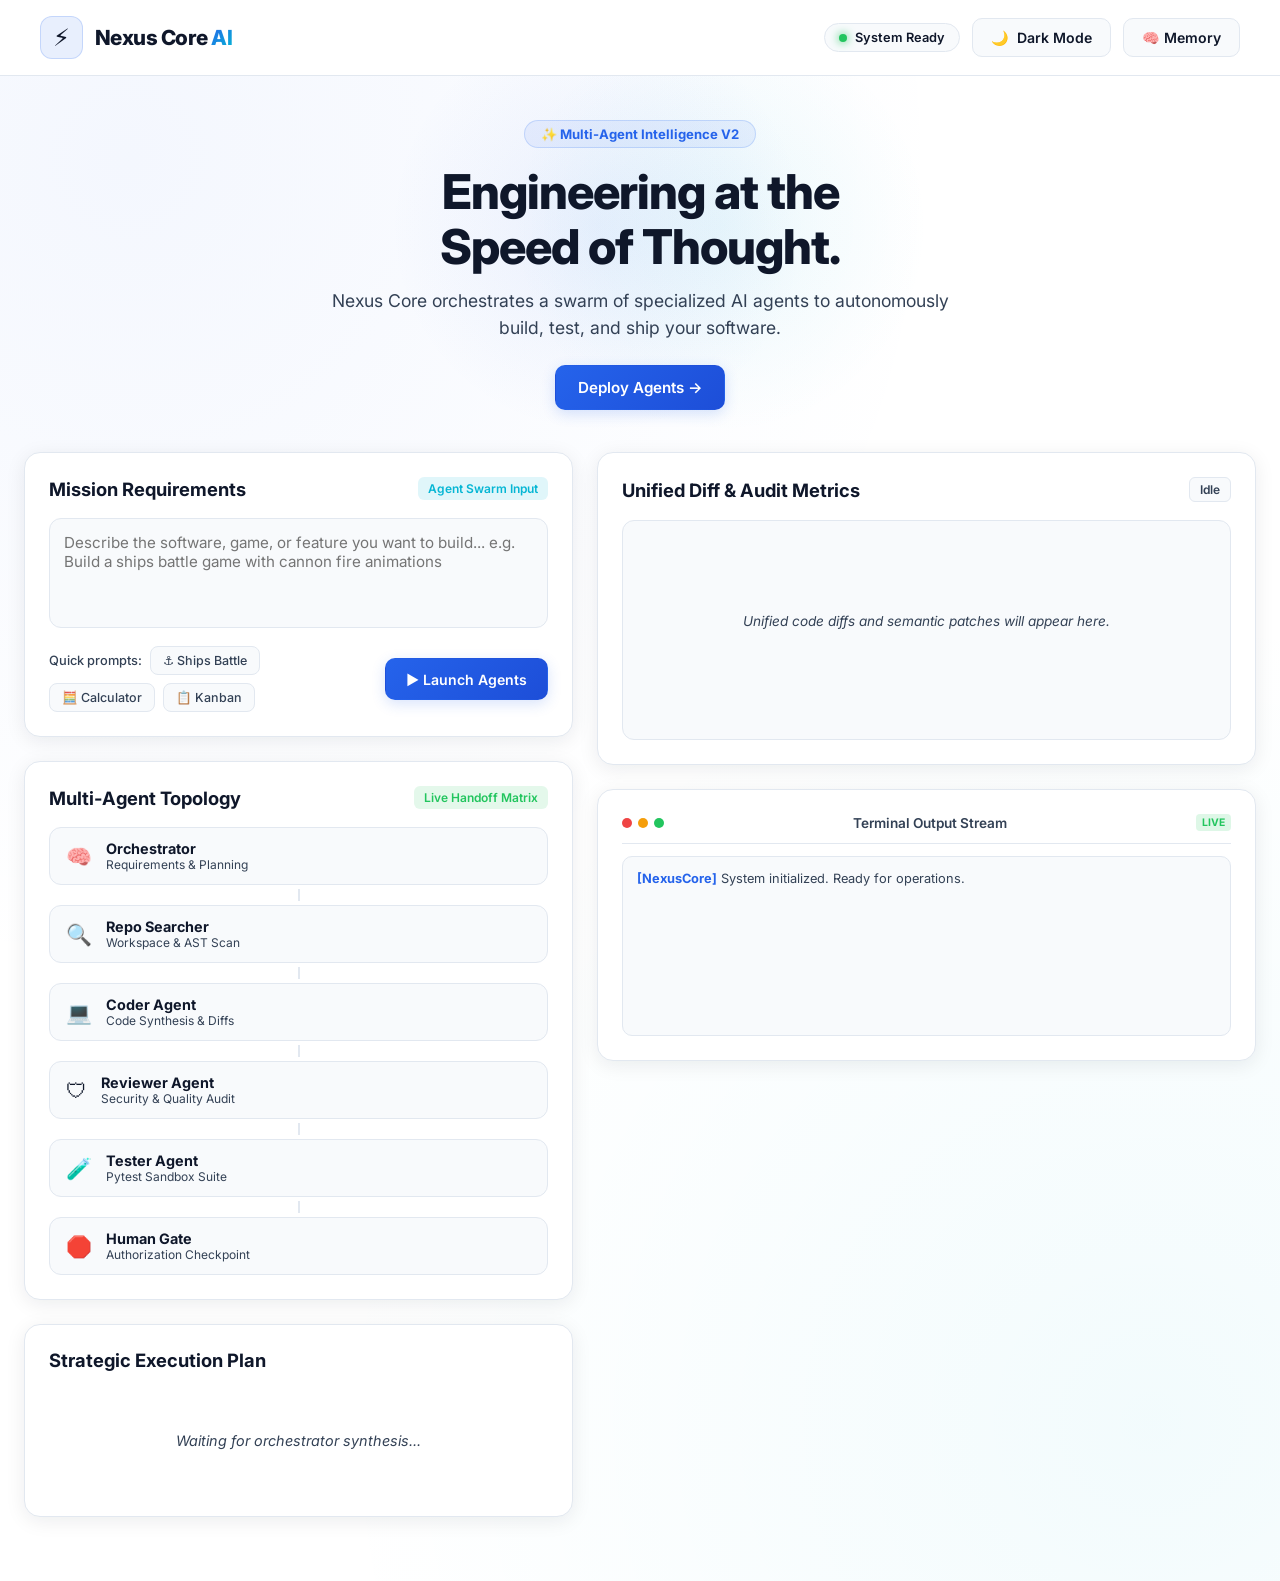
<file: public/index.html>
﻿<!DOCTYPE html>
<html lang="en">
<head>
    <meta charset="UTF-8">
    <meta name="viewport" content="width=device-width, initial-scale=1.0">
    <title>Nexus Core AI - Executive Engineering Platform</title>
    <meta name="description" content="Nexus Core AI orchestrates a swarm of specialized AI agents to autonomously build, test, and ship your software.">
    <link href="https://fonts.googleapis.com/css2?family=Inter:wght@300;400;500;600;700;800&family=JetBrains+Mono:wght@400;600&display=swap" rel="stylesheet">
    <link rel="stylesheet" href="/static/style.css">
</head>
<body>

    <!-- Header Navigation -->
    <header class="app-header">
        <div class="brand">
            <div class="brand-logo">&#x26A1;</div>
            <div class="brand-text">
                <h1>Nexus Core <span class="text-gradient">AI</span></h1>
            </div>
        </div>
        <div class="header-actions">
            <span class="status-pill status-ready" id="system-status-pill">
                <span class="status-dot"></span> System Ready
            </span>
            <button class="btn btn-glass" id="btn-theme-toggle" title="Toggle Theme">
                <span id="theme-toggle-icon">&#x1F319;</span>
                <span id="theme-toggle-label">Dark Mode</span>
            </button>
            <button class="btn btn-glass" id="btn-view-memory">&#x1F9E0; Memory</button>
        </div>
    </header>

    <div class="app-container">
        <!-- Hero Section -->
        <section class="hero-section">
            <div class="hero-content">
                <div class="hero-badge">&#x2728; Multi-Agent Intelligence V2</div>
                <h1 class="hero-title">Engineering at the <br>Speed of Thought.</h1>
                <p class="hero-subtitle">Nexus Core orchestrates a swarm of specialized AI agents to autonomously build, test, and ship your software.</p>
                <div class="hero-actions">
                    <button class="btn btn-primary btn-lg" onclick="document.getElementById('task-prompt').focus(); document.getElementById('dashboard').scrollIntoView({behavior:'smooth'});">
                        Deploy Agents &#x2192;
                    </button>
                </div>
            </div>
            <div class="hero-glow"></div>
            <div class="hero-glow hero-glow-2"></div>
        </section>

        <!-- Main Dashboard Content -->
        <main class="dashboard-grid" id="dashboard">
            
            <!-- Left Column -->
            <section class="left-panel">

                <!-- Task Prompt Input Card -->
                <div class="card prompt-card">
                    <div class="card-header">
                        <h2>Mission Requirements</h2>
                        <span class="badge badge-info">Agent Swarm Input</span>
                    </div>
                    <div class="card-body">
                        <textarea id="task-prompt" class="prompt-input" placeholder="Describe the software, game, or feature you want to build... e.g. Build a ships battle game with cannon fire animations"></textarea>
                        <div class="prompt-footer">
                            <div class="sample-prompts">
                                <span class="sample-label">Quick prompts:</span>
                                <button class="chip" onclick="setSamplePrompt('Build a Ships Battle game with cannon fire animations')">&#x2693; Ships Battle</button>
                                <button class="chip" onclick="setSamplePrompt('Build a scientific calculator with dark theme')">&#x1F9EE; Calculator</button>
                                <button class="chip" onclick="setSamplePrompt('Build a Kanban Task Board with drag and drop')">&#x1F4CB; Kanban</button>
                            </div>
                            <button id="btn-submit-task" class="btn btn-primary">
                                &#x25B6; Launch Agents
                            </button>
                        </div>
                    </div>
                </div>

                <!-- Agent Topology Graph -->
                <div class="card topology-card">
                    <div class="card-header">
                        <h2>Multi-Agent Topology</h2>
                        <span class="badge badge-success">Live Handoff Matrix</span>
                    </div>
                    <div class="topology-grid">
                        <div class="agent-node" id="node-OrchestratorAgent">
                            <div class="node-icon">&#x1F9E0;</div>
                            <div class="node-info"><h3>Orchestrator</h3><p>Requirements &amp; Planning</p></div>
                        </div>
                        <div class="node-connector"></div>
                        <div class="agent-node" id="node-RepoSearcherAgent">
                            <div class="node-icon">&#x1F50D;</div>
                            <div class="node-info"><h3>Repo Searcher</h3><p>Workspace &amp; AST Scan</p></div>
                        </div>
                        <div class="node-connector"></div>
                        <div class="agent-node" id="node-CoderAgent">
                            <div class="node-icon">&#x1F4BB;</div>
                            <div class="node-info"><h3>Coder Agent</h3><p>Code Synthesis &amp; Diffs</p></div>
                        </div>
                        <div class="node-connector"></div>
                        <div class="agent-node" id="node-ReviewerAgent">
                            <div class="node-icon">&#x1F6E1;</div>
                            <div class="node-info"><h3>Reviewer Agent</h3><p>Security &amp; Quality Audit</p></div>
                        </div>
                        <div class="node-connector"></div>
                        <div class="agent-node" id="node-TesterAgent">
                            <div class="node-icon">&#x1F9EA;</div>
                            <div class="node-info"><h3>Tester Agent</h3><p>Pytest Sandbox Suite</p></div>
                        </div>
                        <div class="node-connector"></div>
                        <div class="agent-node" id="node-HumanApprovalGate">
                            <div class="node-icon">&#x1F6D1;</div>
                            <div class="node-info"><h3>Human Gate</h3><p>Authorization Checkpoint</p></div>
                        </div>
                    </div>
                </div>

                <!-- Strategic Execution Plan -->
                <div class="card plan-card">
                    <div class="card-header">
                        <h2>Strategic Execution Plan</h2>
                    </div>
                    <div id="plan-content" class="plan-body">
                        <div class="placeholder-text">Waiting for orchestrator synthesis...</div>
                    </div>
                </div>
            </section>

            <!-- Right Column -->
            <section class="right-panel">
                
                <!-- Code Diff & Audit Reviewer Card -->
                <div class="card diff-card">
                    <div class="card-header">
                        <h2>Unified Diff &amp; Audit Metrics</h2>
                        <span class="badge badge-idle" id="approval-status-badge">Idle</span>
                    </div>
                    
                    <div class="metrics-row" id="audit-metrics" style="display: none;">
                        <div class="metric-item">
                            <span class="metric-label">Quality Score</span>
                            <span class="metric-value text-success" id="metric-quality-score">--</span>
                        </div>
                        <div class="metric-item">
                            <span class="metric-label">Security Status</span>
                            <span class="metric-value text-info" id="metric-audit-status">--</span>
                        </div>
                        <div class="metric-item">
                            <span class="metric-label">Sandbox Tests</span>
                            <span class="metric-value text-primary" id="metric-test-status">--</span>
                        </div>
                    </div>

                    <div id="diff-viewer" class="diff-container">
                        <div class="placeholder-text">Unified code diffs and semantic patches will appear here.</div>
                    </div>

                    <!-- Continue Conversation & Refine Section on Dashboard -->
                    <div class="refine-card" id="refine-card" style="display: none;">
                        <div class="refine-header">
                            <span class="refine-badge">&#x1F4AC; Continue Conversation &amp; Edit</span>
                            <span style="font-size: 0.82rem; color: var(--text-secondary);">Didn't like something? Ask the agents to make changes</span>
                        </div>
                        <div class="refine-input-row">
                            <input type="text" id="dashboard-refine-input" class="refine-input" placeholder="e.g., 'Make the design neon blue', 'Add reset button', 'Change logic to support 10 inputs'..." onkeydown="if(event.key==='Enter') submitRefinement('dashboard')" />
                            <button id="btn-dashboard-refine" class="btn btn-primary" onclick="submitRefinement('dashboard')">
                                &#x2728; Refine Code
                            </button>
                        </div>
                        <div id="dashboard-refine-status" style="font-size: 0.8rem; display: none; margin-top: 4px;"></div>
                    </div>

                    <!-- Human Approval Actions -->
                    <div class="approval-actions" id="approval-actions" style="display: none;">
                        <button class="btn btn-success btn-lg" id="btn-approve-diff">
                            &#x2713; Authorize &amp; Apply Patch
                        </button>
                        <button class="btn btn-danger btn-lg" id="btn-reject-diff">
                            &#x2715; Reject
                        </button>
                    </div>

                    <!-- Result Banner (shown after COMPLETED) -->
                    <div class="result-banner" id="result-banner" style="display: none;">
                        <div class="result-banner-icon">&#x1F389;</div>
                        <div class="result-banner-text">
                            <strong>Task Completed!</strong>
                            <p>Your application is ready to view.</p>
                        </div>
                        <button class="btn btn-result" id="btn-view-result" onclick="openResultModal()">
                            &#x25B6; View Result
                        </button>
                    </div>
                </div>

                <!-- Live Agent Execution Logs -->
                <div class="card logs-card">
                    <div class="terminal-bar">
                        <div class="term-dots">
                            <span class="dot dot-red"></span>
                            <span class="dot dot-yellow"></span>
                            <span class="dot dot-green"></span>
                        </div>
                        <h2 class="terminal-title">Terminal Output Stream</h2>
                        <span class="term-live-tag">LIVE</span>
                    </div>
                    <div id="logs-container" class="logs-console">
                        <div class="log-entry log-info">
                            <span class="log-prefix">[NexusCore]</span> System initialized. Ready for operations.
                        </div>
                    </div>
                </div>

            </section>
        </main>
    </div>

    <!-- Memory Store Modal -->
    <div class="modal-backdrop" id="memory-modal" style="display: none;">
        <div class="modal-box glass-modal">
            <div class="modal-header">
                <h2>&#x1F9E0; Nexus Memory Bank</h2>
                <button class="btn-close" onclick="closeMemoryModal()">&#x2715;</button>
            </div>
            <div class="modal-body" id="memory-modal-body">Loading cognitive vectors...</div>
        </div>
    </div>

    <!-- Result Preview Modal -->
    <div class="modal-backdrop" id="result-modal" style="display: none;">
        <div class="modal-box result-modal-box">
            <div class="modal-header">
                <div>
                    <h2 id="result-modal-title">&#x1F680; Generated Output</h2>
                    <p style="font-size: 0.82rem; color: var(--text-secondary); margin-top: 4px;" id="result-modal-subtitle">AI-synthesized application</p>
                </div>
                <div class="modal-header-actions">
                    <div class="view-mode-tabs">
                        <button class="tab-btn active" id="tab-preview-btn" onclick="switchModalView('preview')">&#x1F441;&#xFE0F; View &amp; Output</button>
                        <button class="tab-btn" id="tab-editor-btn" onclick="switchModalView('editor')">&#x270F;&#xFE0F; Edit Code</button>
                    </div>
                    <button class="btn-close" onclick="closeResultModal()">&#x2715;</button>
                </div>
            </div>

            <!-- View Tab -->
            <div id="modal-view-preview" class="result-iframe-wrap">
                <iframe id="result-iframe" src="about:blank" style="width: 100%; height: 420px; border: none; border-radius: 12px; background: #030712; display: block;"></iframe>
            </div>

            <!-- Manual Editor Tab -->
            <div id="modal-view-editor" class="result-editor-wrap" style="display: none;">
                <div class="editor-toolbar">
                    <span style="font-size: 0.82rem; color: #38bdf8; font-family: monospace;" id="editor-file-label">&#x1F4C4; main.py</span>
                    <button class="btn btn-glass btn-sm" onclick="saveManualCodeEdits()">&#x1F4BE; Save &amp; Apply Edits</button>
                </div>
                <textarea id="modal-code-textarea" class="modal-code-editor" spellcheck="false" placeholder="Edit your code directly here..."></textarea>
            </div>

            <!-- Refinement / Continue Conversation Input Box -->
            <div class="modal-refine-container">
                <div class="refine-header">
                    <span class="refine-badge">&#x1F4AC; Continue Conversation</span>
                    <span style="font-size: 0.8rem; color: var(--text-secondary);">Didn't like the result? Tell the agents what to change</span>
                </div>
                <div class="refine-input-row">
                    <input type="text" id="modal-refine-input" class="refine-input" placeholder="e.g., 'I didn't like this, change the layout to dark theme and fix calculation'..." onkeydown="if(event.key==='Enter') submitRefinement('modal')" />
                    <button id="btn-modal-refine" class="btn btn-primary" onclick="submitRefinement('modal')">
                        &#x2728; Refine with AI
                    </button>
                </div>
                <div id="refine-status-msg" style="font-size: 0.82rem; display: none; margin-top: 4px;"></div>
            </div>

            <div class="result-actions">
                <a id="btn-open-new-tab" href="#" target="_blank" class="btn btn-glass" style="text-decoration: none;">
                    &#x2197; Open in Tab
                </a>
                <button class="btn btn-primary" id="btn-download-result" onclick="downloadResult()">
                    &#x2B07; Download File
                </button>
                <button class="btn btn-danger" id="btn-delete-result" onclick="deleteResultAndClose()">
                    &#x1F5D1; Discard
                </button>
            </div>
        </div>
    </div>

    <script src="/static/app.js"></script>
</body>
</html>
</file>
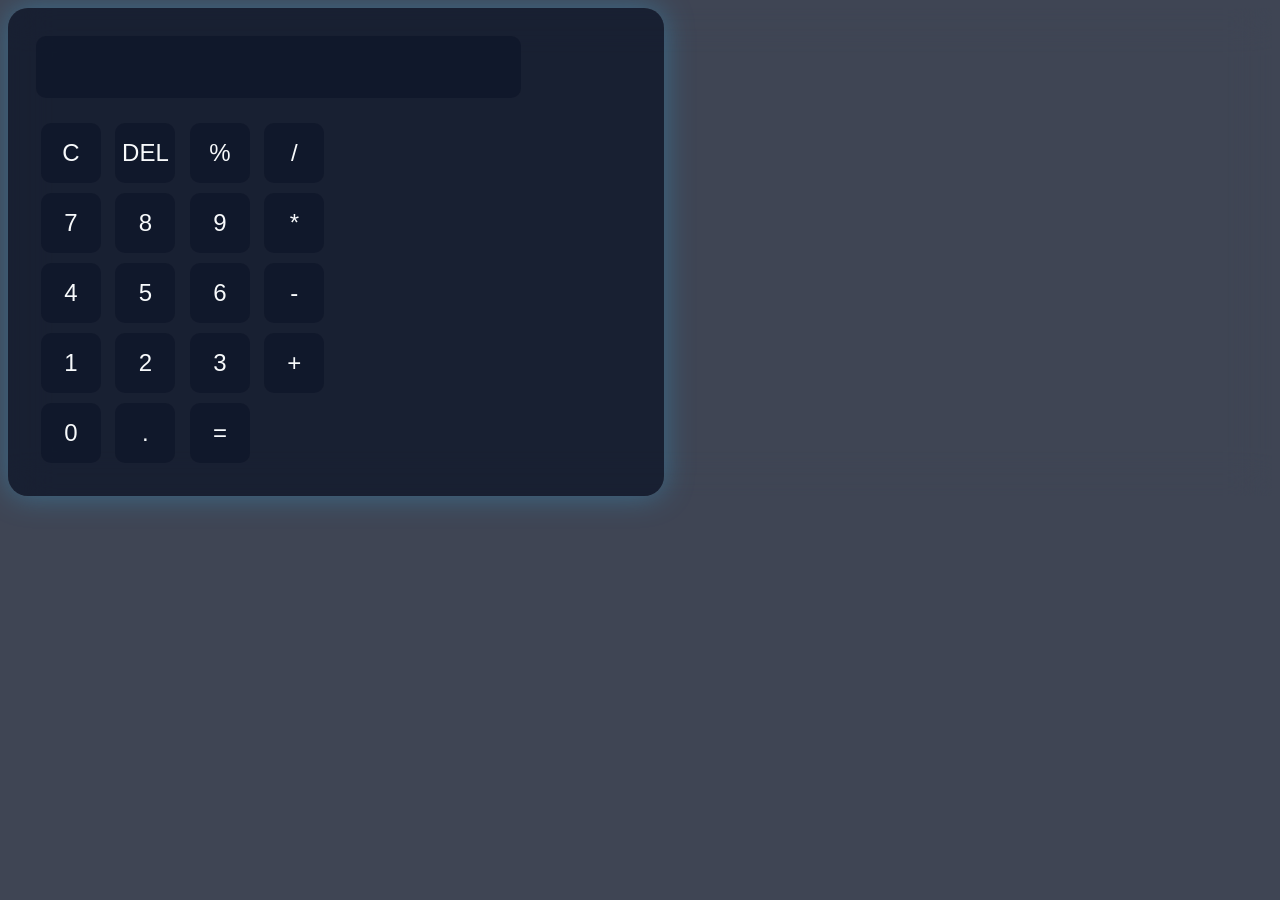
<file: calculator.html>
<!DOCTYPE html>
<html lang="en">
<head>
    <meta charset="UTF-8">
    <meta name="viewport" content="width=device-width, initial-scale=1.0">
    <title>Calculator</title>
    <link rel="stylesheet" href="https://cdnjs.cloudflare.com/ajax/libs/font-awesome/6.2.1/css/all.min.css">
    <style>
        body {
            background: rgba(15, 23, 42, 0.8);
            backdrop-filter: blur(20px);
            font-family: 'Inter', sans-serif;
        }
        .calculator {
            max-width: 600px;
            padding: 28px;
            border-radius: 20px;
            background: rgba(15, 23, 42, 0.8);
            box-shadow: 0 0 30px rgba(56, 189, 248, 0.35);
        }
        .display {
            font-size: 36px;
            font-weight: bold;
            margin-bottom: 20px;
            padding: 10px;
            border: none;
            border-radius: 10px;
            background: rgba(15, 23, 42, 0.8);
            color: #F8FAFC;
        }
        .button {
            width: 60px;
            height: 60px;
            margin: 5px;
            border: none;
            border-radius: 10px;
            background: rgba(15, 23, 42, 0.8);
            color: #F8FAFC;
            font-size: 24px;
            cursor: pointer;
        }
        .button:hover {
            background: rgba(56, 189, 248, 0.2);
        }
    </style>
</head>
<body>
    <div class="calculator">
        <input type="text" id="display" class="display" disabled>
        <div class="row">
            <button class="button" onclick="clearDisplay()">C</button>
            <button class="button" onclick="backspace()">DEL</button>
            <button class="button" onclick="calculate('%')">%</button>
            <button class="button" onclick="calculate('/')">/</button>
        </div>
        <div class="row">
            <button class="button" onclick="calculate('7')">7</button>
            <button class="button" onclick="calculate('8')">8</button>
            <button class="button" onclick="calculate('9')">9</button>
            <button class="button" onclick="calculate('*')">*</button>
        </div>
        <div class="row">
            <button class="button" onclick="calculate('4')">4</button>
            <button class="button" onclick="calculate('5')">5</button>
            <button class="button" onclick="calculate('6')">6</button>
            <button class="button" onclick="calculate('-')">-</button>
        </div>
        <div class="row">
            <button class="button" onclick="calculate('1')">1</button>
            <button class="button" onclick="calculate('2')">2</button>
            <button class="button" onclick="calculate('3')">3</button>
            <button class="button" onclick="calculate('+')">+</button>
        </div>
        <div class="row">
            <button class="button" onclick="calculate('0')">0</button>
            <button class="button" onclick="calculate('.')">.</button>
            <button class="button" onclick="calculate('=')">=</button>
        </div>
    </div>
    <script>
        let display = document.getElementById('display');
        let currentNumber = '';
        let previousNumber = '';
        let operator = '';
        function calculate(value) {
            if (value === '=') {
                if (currentNumber !== '' && previousNumber !== '') {
                    let result = eval(previousNumber + operator + currentNumber);
                    display.value = result;
                    currentNumber = '';
                    previousNumber = '';
                    operator = '';
                }
            } else if (value === 'C') {
                display.value = '';
                currentNumber = '';
                previousNumber = '';
                operator = '';
            } else if (value === 'DEL') {
                if (currentNumber !== '') {
                    currentNumber = currentNumber.slice(0, -1);
                    display.value = currentNumber;
                } else if (previousNumber !== '') {
                    previousNumber = previousNumber.slice(0, -1);
                    display.value = previousNumber;
                }
            } else if (['+', '-', '*', '/'].includes(value)) {
                if (currentNumber !== '') {
                    previousNumber = currentNumber;
                    operator = value;
                    currentNumber = '';
                }
            } else {
                currentNumber += value;
                display.value = currentNumber;
            }
        }
        function clearDisplay() {
            display.value = '';
            currentNumber = '';
            previousNumber = '';
            operator = '';
        }
        function backspace() {
            if (currentNumber !== '') {
                currentNumber = currentNumber.slice(0, -1);
                display.value = currentNumber;
            } else if (previousNumber !== '') {
                previousNumber = previousNumber.slice(0, -1);
                display.value = previousNumber;
            }
        }
    </script>
</body>
</html>
</file>
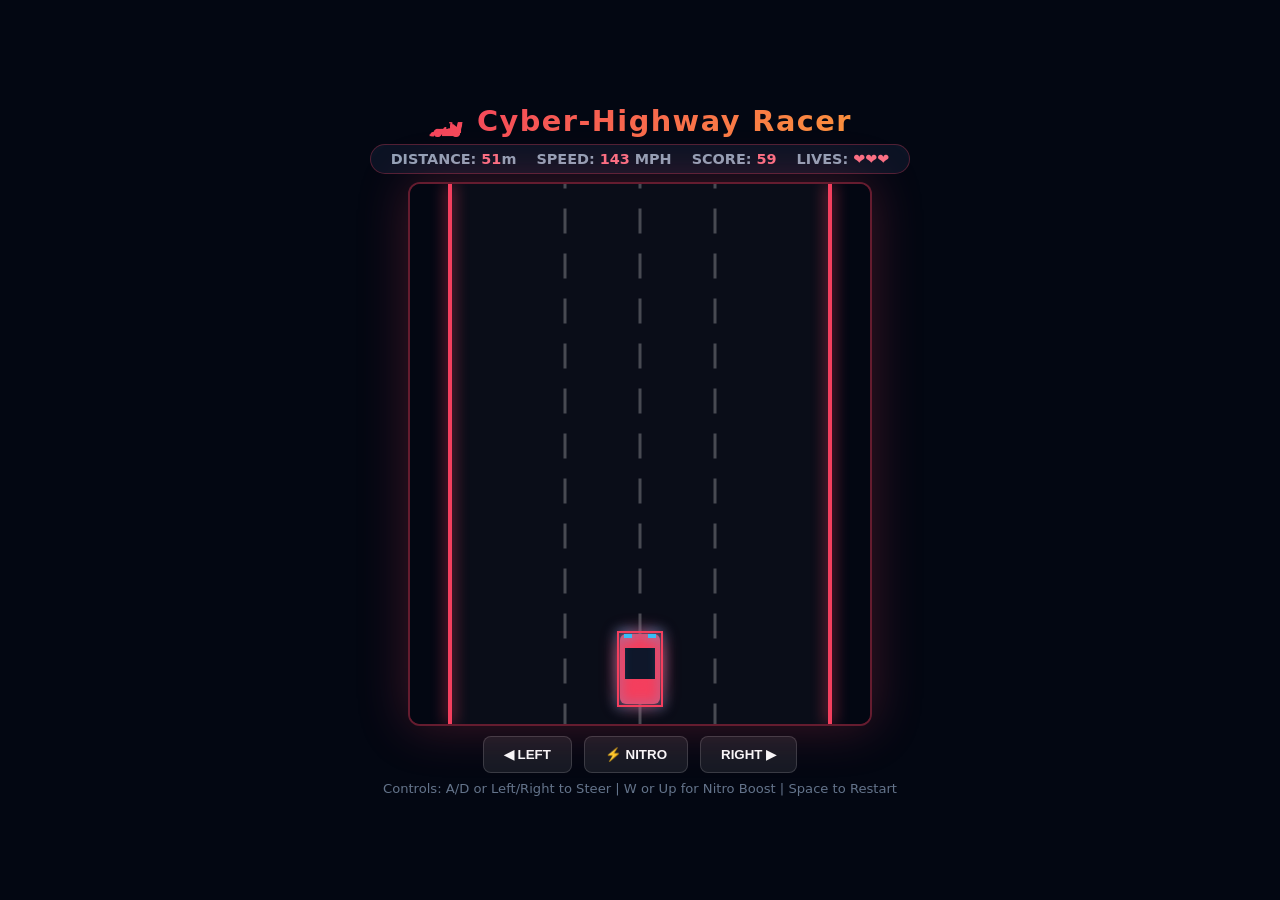
<file: public/game_racing.html>
<!DOCTYPE html>
<html lang="en">
<head>
<meta charset="UTF-8">
<title>Cyber-Highway Racer - Nexus Core AI</title>
<style>
*{margin:0;padding:0;box-sizing:border-box;}
body{background:#030712;color:#f8fafc;font-family:'Segoe UI',system-ui,sans-serif;display:flex;flex-direction:column;align-items:center;justify-content:center;min-height:100vh;overflow:hidden;}
h1{font-size:1.8rem;font-weight:900;letter-spacing:.05em;background:linear-gradient(135deg,#f43f5e,#fb923c);-webkit-background-clip:text;-webkit-text-fill-color:transparent;margin-bottom:6px;}
#hud{display:flex;gap:20px;font-size:.9rem;font-weight:700;color:#94a3b8;margin-bottom:8px;background:rgba(15,23,42,.8);padding:6px 20px;border-radius:20px;border:1px solid rgba(244,63,94,.3);}
#hud span strong{color:#fb7185;}
#game-wrap{position:relative;}
canvas{border:2px solid rgba(244,63,94,.4);border-radius:12px;box-shadow:0 0 50px rgba(244,63,94,.25);background:#050510;display:block;}
#controls-hint{margin-top:8px;font-size:.82rem;color:#64748b;}
#overlay{position:absolute;top:0;left:0;width:100%;height:100%;background:rgba(3,7,18,.88);display:none;flex-direction:column;align-items:center;justify-content:center;border-radius:12px;}
#overlay h2{font-size:2.2rem;color:#f43f5e;margin-bottom:8px;}
#overlay p{color:#94a3b8;margin-bottom:16px;font-size:1.1rem;}
#btn-restart{padding:12px 32px;background:linear-gradient(135deg,#f43f5e,#fb923c);color:#fff;border:none;border-radius:10px;font-weight:800;font-size:1rem;cursor:pointer;box-shadow:0 0 20px rgba(244,63,94,.5);transition:transform .15s;}
#btn-restart:hover{transform:scale(1.05);}
.touch-bar{display:flex;gap:12px;margin-top:10px;}
.touch-btn{padding:10px 20px;background:rgba(255,255,255,.08);border:1px solid rgba(255,255,255,.15);border-radius:8px;color:#f8fafc;font-weight:700;cursor:pointer;user-select:none;}
.touch-btn:active{background:rgba(244,63,94,.3);}
</style>
</head>
<body>
<h1>🏎️ Cyber-Highway Racer</h1>
<div id="hud">
  <span>DISTANCE: <strong id="val-dist">0</strong>m</span>
  <span>SPEED: <strong id="val-speed">120</strong> MPH</span>
  <span>SCORE: <strong id="val-score">0</strong></span>
  <span>LIVES: <strong id="val-lives">❤️❤️❤️</strong></span>
</div>
<div id="game-wrap">
  <canvas id="c" width="460" height="540"></canvas>
  <div id="overlay">
    <h2>CRASH DETECTED!</h2>
    <p id="final-stats">Distance: 0m | Score: 0</p>
    <button id="btn-restart" onclick="initGame()">ENGAGE HYPERDRIVE</button>
  </div>
</div>
<div class="touch-bar">
  <button class="touch-btn" onmousedown="keys.ArrowLeft=true" onmouseup="keys.ArrowLeft=false" ontouchstart="keys.ArrowLeft=true" ontouchend="keys.ArrowLeft=false">◀ LEFT</button>
  <button class="touch-btn" onmousedown="keys.ArrowUp=true" onmouseup="keys.ArrowUp=false" ontouchstart="keys.ArrowUp=true" ontouchend="keys.ArrowUp=false">⚡ NITRO</button>
  <button class="touch-btn" onmousedown="keys.ArrowRight=true" onmouseup="keys.ArrowRight=false" ontouchstart="keys.ArrowRight=true" ontouchend="keys.ArrowRight=false">RIGHT ▶</button>
</div>
<div id="controls-hint">Controls: A/D or Left/Right to Steer | W or Up for Nitro Boost | Space to Restart</div>
<script>
const canvas=document.getElementById('c'), ctx=canvas.getContext('2d');
const W=canvas.width, H=canvas.height;
let player, enemies, orbs, particles, roadOffset, speed, score, distance, lives, gameOver, animId;
const keys={ArrowLeft:false, ArrowRight:false, ArrowUp:false, ArrowDown:false};

window.addEventListener('keydown', e=>{
  if(e.key==='ArrowLeft'||e.key==='a'||e.key==='A') keys.ArrowLeft=true;
  if(e.key==='ArrowRight'||e.key==='d'||e.key==='D') keys.ArrowRight=true;
  if(e.key==='ArrowUp'||e.key==='w'||e.key==='W') keys.ArrowUp=true;
  if(e.key==='ArrowDown'||e.key==='s'||e.key==='S') keys.ArrowDown=true;
  if(e.key===' ' && gameOver) initGame();
});
window.addEventListener('keyup', e=>{
  if(e.key==='ArrowLeft'||e.key==='a'||e.key==='A') keys.ArrowLeft=false;
  if(e.key==='ArrowRight'||e.key==='d'||e.key==='D') keys.ArrowRight=false;
  if(e.key==='ArrowUp'||e.key==='w'||e.key==='W') keys.ArrowUp=false;
  if(e.key==='ArrowDown'||e.key==='s'||e.key==='S') keys.ArrowDown=false;
});

function initGame(){
  player = {x: W/2 - 20, y: H - 90, w: 40, h: 70, vx: 0, color: '#f43f5e'};
  enemies = [];
  orbs = [];
  particles = [];
  roadOffset = 0;
  speed = 8;
  score = 0;
  distance = 0;
  lives = 3;
  gameOver = false;
  document.getElementById('overlay').style.display = 'none';
  cancelAnimationFrame(animId);
  updateHUD();
  loop();
}

function spawnEnemy(){
  const lanes = [70, 150, 230, 310];
  const lane = lanes[Math.floor(Math.random()*lanes.length)];
  const colors = ['#38bdf8', '#a855f7', '#fbbf24', '#34d399'];
  enemies.push({
    x: lane + Math.random()*20 - 10,
    y: -80,
    w: 38,
    h: 68,
    vy: 3 + Math.random()*3,
    color: colors[Math.floor(Math.random()*colors.length)]
  });
}

function spawnOrb(){
  const lanes = [80, 160, 240, 320];
  orbs.push({
    x: lanes[Math.floor(Math.random()*lanes.length)],
    y: -30,
    r: 10,
    pulse: 0
  });
}

function createExplosion(x,y,c){
  for(let i=0; i<25; i++){
    particles.push({
      x, y,
      vx: (Math.random()-0.5)*8,
      vy: (Math.random()-0.5)*8,
      r: Math.random()*4+2,
      life: 1,
      color: c
    });
  }
}

function drawCar(c, isPlayer){
  ctx.save();
  ctx.translate(c.x + c.w/2, c.y + c.h/2);
  ctx.fillStyle = c.color;
  ctx.shadowColor = c.color;
  ctx.shadowBlur = isPlayer ? 18 : 10;
  ctx.beginPath();
  ctx.roundRect(-c.w/2, -c.h/2, c.w, c.h, 6);
  ctx.fill();
  
  ctx.fillStyle = '#0f172a';
  ctx.fillRect(-c.w/2+5, -c.h/2+14, c.w-10, c.h/2-4);
  
  ctx.fillStyle = isPlayer ? '#38bdf8' : '#fb7185';
  ctx.shadowColor = ctx.fillStyle;
  ctx.shadowBlur = 12;
  const hy = isPlayer ? -c.h/2 : c.h/2 - 4;
  ctx.fillRect(-c.w/2+4, hy, 8, 4);
  ctx.fillRect(c.w/2-12, hy, 8, 4);
  
  ctx.strokeStyle = c.color;
  ctx.lineWidth = 2;
  ctx.strokeRect(-c.w/2-2, -c.h/2-2, c.w+4, c.h+4);
  ctx.restore();
}

function drawRoad(){
  ctx.fillStyle = '#0a0d18';
  ctx.fillRect(40, 0, W-80, H);
  
  ctx.strokeStyle = '#f43f5e';
  ctx.shadowColor = '#f43f5e';
  ctx.shadowBlur = 15;
  ctx.lineWidth = 4;
  ctx.beginPath();
  ctx.moveTo(40, 0); ctx.lineTo(40, H);
  ctx.moveTo(W-40, 0); ctx.lineTo(W-40, H);
  ctx.stroke();
  
  ctx.strokeStyle = 'rgba(255,255,255,0.25)';
  ctx.shadowBlur = 0;
  ctx.lineWidth = 3;
  ctx.setLineDash([25, 20]);
  ctx.lineDashOffset = -roadOffset;
  
  const lanes = [W/2 - 75, W/2, W/2 + 75];
  lanes.forEach(lx=>{
    ctx.beginPath();
    ctx.moveTo(lx, 0);
    ctx.lineTo(lx, H);
    ctx.stroke();
  });
  ctx.setLineDash([]);
}

function updateHUD(){
  document.getElementById('val-dist').textContent = Math.floor(distance);
  document.getElementById('val-speed').textContent = Math.floor(speed * 16);
  document.getElementById('val-score').textContent = score;
  document.getElementById('val-lives').textContent = '❤️'.repeat(Math.max(0, lives));
}

let spawnTimer = 0, orbTimer = 0;
function loop(){
  if(gameOver) return;
  animId = requestAnimationFrame(loop);
  
  const targetSpeed = keys.ArrowUp ? 14 : (keys.ArrowDown ? 5 : 9);
  speed += (targetSpeed - speed) * 0.08;
  roadOffset = (roadOffset + speed) % 45;
  distance += speed * 0.1;
  score += Math.floor(speed * 0.2);
  
  if(keys.ArrowLeft) player.vx = -7;
  else if(keys.ArrowRight) player.vx = 7;
  else player.vx *= 0.7;
  
  player.x += player.vx;
  if(player.x < 46) player.x = 46;
  if(player.x > W - 46 - player.w) player.x = W - 46 - player.w;
  
  spawnTimer++;
  if(spawnTimer > Math.max(25, 60 - Math.floor(distance/80))){
    spawnEnemy();
    spawnTimer = 0;
  }
  orbTimer++;
  if(orbTimer > 90){
    spawnOrb();
    orbTimer = 0;
  }
  
  ctx.fillStyle = '#030712';
  ctx.fillRect(0,0,W,H);
  drawRoad();
  
  orbs.forEach((o, idx)=>{
    o.y += speed * 0.8;
    o.pulse += 0.1;
    ctx.save();
    ctx.beginPath();
    ctx.arc(o.x, o.y, o.r + Math.sin(o.pulse)*2, 0, Math.PI*2);
    ctx.fillStyle = '#38bdf8';
    ctx.shadowColor = '#38bdf8';
    ctx.shadowBlur = 16;
    ctx.fill();
    ctx.restore();
    
    if(Math.hypot((player.x+player.w/2)-o.x, (player.y+player.h/2)-o.y) < player.w/2 + o.r){
      score += 250;
      createExplosion(o.x, o.y, '#38bdf8');
      orbs.splice(idx, 1);
    }
  });
  orbs = orbs.filter(o=>o.y < H + 20);
  
  enemies.forEach((en, idx)=>{
    en.y += speed - en.vy;
    drawCar(en, false);
    
    if(player.x < en.x + en.w && player.x + player.w > en.x &&
       player.y < en.y + en.h && player.y + player.h > en.y){
      createExplosion(player.x+player.w/2, player.y+player.h/2, '#f43f5e');
      enemies.splice(idx, 1);
      lives--;
      updateHUD();
      if(lives <= 0){
        gameOver = true;
        document.getElementById('overlay').style.display = 'flex';
        document.getElementById('final-stats').textContent = "Distance: " + Math.floor(distance) + "m | Score: " + score;
        return;
      }
    }
  });
  enemies = enemies.filter(en=>en.y < H + 100 && en.y > -150);
  
  drawCar(player, true);
  
  particles.forEach(p=>{
    p.x += p.vx; p.y += p.vy;
    p.life -= 0.03;
    ctx.beginPath();
    ctx.arc(p.x, p.y, Math.max(1, p.r * p.life), 0, Math.PI*2);
    ctx.fillStyle = p.color;
    ctx.globalAlpha = Math.max(0, p.life);
    ctx.fill();
    ctx.globalAlpha = 1;
  });
  particles = particles.filter(p=>p.life > 0);
  
  if(Math.random() < 0.3) updateHUD();
}

initGame();
</script>
</body>
</html>
</file>
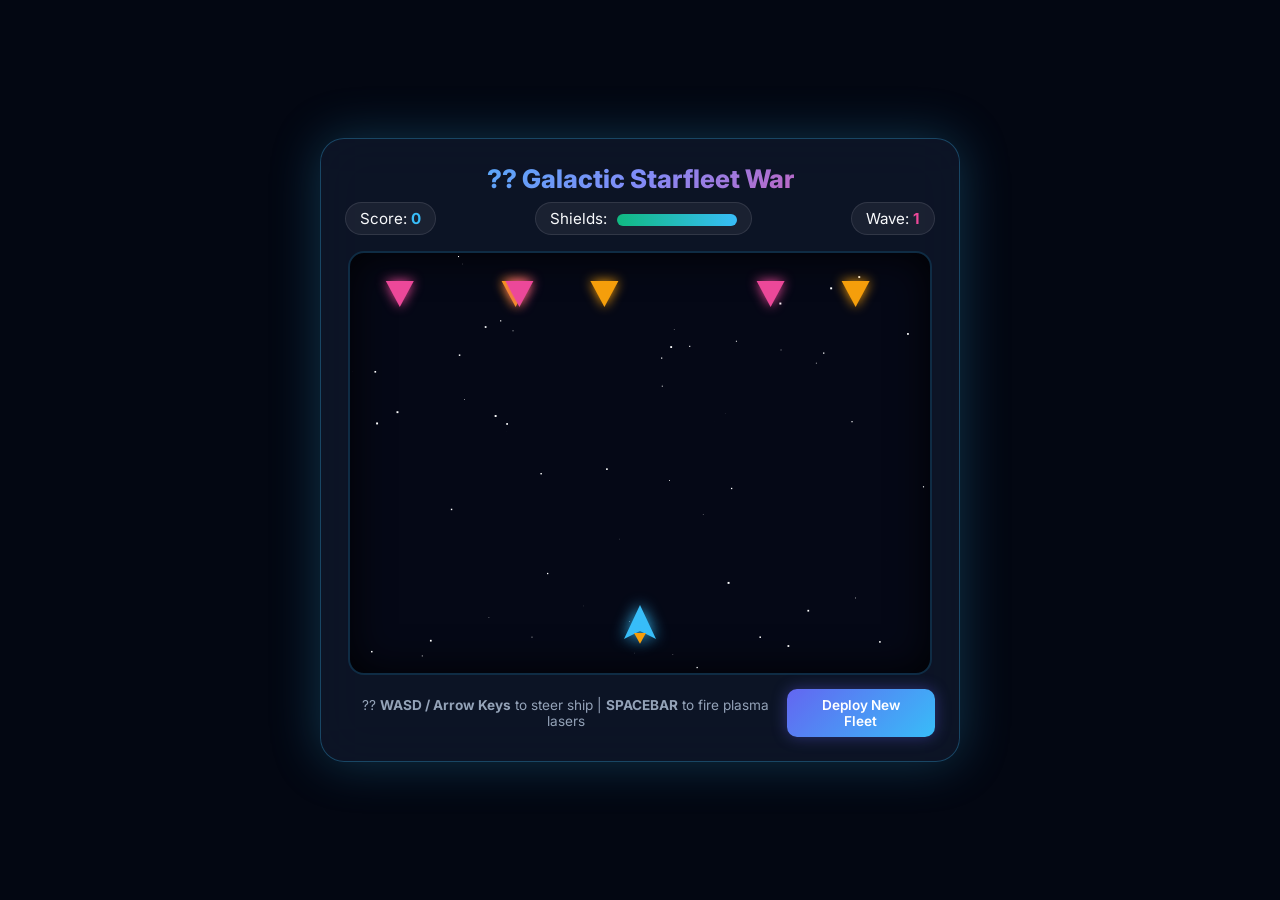
<file: public/game_ships.html>
<!DOCTYPE html>
<html lang="en">
<head>
    <meta charset="UTF-8">
    <meta name="viewport" content="width=device-width, initial-scale=1.0">
    <title>Starfleet Battles - Nexus Core AI</title>
    <link href="https://fonts.googleapis.com/css2?family=Inter:wght@400;600;800&family=JetBrains+Mono:wght@600;800&display=swap" rel="stylesheet">
    <style>
        * { margin:0; padding:0; box-sizing:border-box; font-family:'Inter', sans-serif; }
        body { background:#030712; color:#f8fafc; min-height:100vh; display:flex; flex-direction:column; align-items:center; justify-content:center; padding:15px; overflow:hidden; }
        .game-wrapper { background:rgba(15,23,42,0.85); backdrop-filter:blur(25px); border:1px solid rgba(56,189,248,0.3); border-radius:24px; padding:24px; box-shadow:0 0 50px rgba(56,189,248,0.25); text-align:center; max-width:640px; width:100%; position:relative; }
        .game-header { display:flex; justify-content:space-between; align-items:center; margin-bottom:16px; font-family:'JetBrains Mono', monospace; font-size:0.95rem; }
        h1 { font-size:1.6rem; background:linear-gradient(135deg,#38bdf8,#818cf8,#ec4899); -webkit-background-clip:text; -webkit-text-fill-color:transparent; margin-bottom:8px; font-weight:800; }
        .hud-pill { background:rgba(255,255,255,0.06); padding:6px 14px; border-radius:20px; border:1px solid rgba(255,255,255,0.1); }
        .health-bar { width:120px; height:12px; background:rgba(255,255,255,0.1); border-radius:6px; overflow:hidden; display:inline-block; vertical-align:middle; margin-left:6px; }
        .health-fill { height:100%; width:100%; background:linear-gradient(90deg,#10b981,#38bdf8); transition:width 0.2s; }
        canvas { background:#050816; border:2px solid rgba(56,189,248,0.2); border-radius:16px; display:block; margin:0 auto; box-shadow:inset 0 0 40px rgba(0,0,0,0.9); }
        .controls-bar { margin-top:14px; color:#94a3b8; font-size:0.85rem; display:flex; justify-content:space-between; align-items:center; }
        .btn-restart { padding:8px 18px; border-radius:10px; background:linear-gradient(135deg,#6366f1,#38bdf8); color:white; border:none; font-weight:600; cursor:pointer; font-size:0.85rem; box-shadow:0 0 15px rgba(99,102,241,0.4); }
        .btn-restart:hover { transform:scale(1.04); }
    </style>
</head>
<body>
    <div class="game-wrapper">
        <h1>?? Galactic Starfleet War</h1>
        <div class="game-header">
            <div class="hud-pill">Score: <b id="score-val" style="color:#38bdf8;">0</b></div>
            <div class="hud-pill">
                Shields:
                <div class="health-bar"><div class="health-fill" id="shield-fill"></div></div>
            </div>
            <div class="hud-pill">Wave: <b id="wave-val" style="color:#ec4899;">1</b></div>
        </div>
        
        <canvas id="battleCanvas" width="580" height="420"></canvas>
        
        <div class="controls-bar">
            <span>?? <b>WASD / Arrow Keys</b> to steer ship | <b>SPACEBAR</b> to fire plasma lasers</span>
            <button class="btn-restart" onclick="restartGame()">Deploy New Fleet</button>
        </div>
    </div>

    <script>
        const canvas = document.getElementById('battleCanvas');
        const ctx = canvas.getContext('2d');
        let animationId;
        let score = 0, shields = 100, wave = 1, gameOver = false;

        // Player Battle Cruiser
        const player = { x: canvas.width/2, y: canvas.height - 50, w: 32, h: 36, speed: 6, dx: 0, dy: 0 };
        const lasers = [];
        const enemyLasers = [];
        const enemies = [];
        const particles = [];
        const stars = [];

        for(let i=0; i<60; i++) {
            stars.push({ x: Math.random()*canvas.width, y: Math.random()*canvas.height, size: Math.random()*2, speed: 0.5 + Math.random()*1.5 });
        }

        const keys = {};
        window.addEventListener('keydown', e => { keys[e.code] = true; if(e.code==='Space') shootLaser(); });
        window.addEventListener('keyup', e => { keys[e.code] = false; });

        function shootLaser() {
            if(gameOver) return;
            lasers.push({ x: player.x - 10, y: player.y - 12, speed: 10, color: '#38bdf8' });
            lasers.push({ x: player.x + 10, y: player.y - 12, speed: 10, color: '#38bdf8' });
        }

        function spawnWave() {
            enemies.length = 0;
            const count = 4 + wave * 2;
            for(let i=0; i<count; i++) {
                enemies.push({
                    x: 40 + (i % 6) * 85,
                    y: 40 + Math.floor(i / 6) * 60,
                    w: 28, h: 28,
                    speedX: (Math.random() > 0.5 ? 1 : -1) * (1.2 + wave * 0.2),
                    shootCooldown: Math.floor(Math.random() * 90) + 40,
                    color: i % 2 === 0 ? '#ec4899' : '#f59e0b'
                });
            }
        }

        function createExplosion(x, y, color) {
            for(let i=0; i<16; i++) {
                particles.push({
                    x, y,
                    vx: (Math.random() - 0.5) * 6,
                    vy: (Math.random() - 0.5) * 6,
                    life: 25,
                    color: color || '#f59e0b'
                });
            }
        }

        function update() {
            if(gameOver) return;

            // Player movement
            if(keys['ArrowLeft'] || keys['KeyA']) player.x -= player.speed;
            if(keys['ArrowRight'] || keys['KeyD']) player.x += player.speed;
            if(keys['ArrowUp'] || keys['KeyW']) player.y -= player.speed;
            if(keys['ArrowDown'] || keys['KeyS']) player.y += player.speed;

            player.x = Math.max(20, Math.min(canvas.width - 20, player.x));
            player.y = Math.max(100, Math.min(canvas.height - 30, player.y));

            // Stars parallax
            stars.forEach(s => { s.y += s.speed; if(s.y > canvas.height) s.y = 0; });

            // Player Lasers
            for(let i = lasers.length - 1; i >= 0; i--) {
                lasers[i].y -= lasers[i].speed;
                if(lasers[i].y < 0) { lasers.splice(i, 1); continue; }

                // Check collision with enemies
                for(let j = enemies.length - 1; j >= 0; j--) {
                    const e = enemies[j];
                    if(lasers[i] && Math.hypot(lasers[i].x - e.x, lasers[i].y - e.y) < 22) {
                        createExplosion(e.x, e.y, e.color);
                        enemies.splice(j, 1);
                        lasers.splice(i, 1);
                        score += 50;
                        document.getElementById('score-val').innerText = score;
                        break;
                    }
                }
            }

            // Enemy movement & shooting
            enemies.forEach(e => {
                e.x += e.speedX;
                if(e.x < 25 || e.x > canvas.width - 25) e.speedX *= -1;
                if(--e.shootCooldown <= 0) {
                    enemyLasers.push({ x: e.x, y: e.y + 14, speed: 4.5, color: '#ec4899' });
                    e.shootCooldown = Math.floor(Math.random() * 110) + 60;
                }
            });

            // Enemy Lasers
            for(let i = enemyLasers.length - 1; i >= 0; i--) {
                const el = enemyLasers[i];
                el.y += el.speed;
                if(el.y > canvas.height) { enemyLasers.splice(i, 1); continue; }

                // Hit player
                if(Math.hypot(el.x - player.x, el.y - player.y) < 20) {
                    createExplosion(player.x, player.y, '#38bdf8');
                    enemyLasers.splice(i, 1);
                    shields -= 20;
                    document.getElementById('shield-fill').style.width = Math.max(0, shields) + '%';
                    if(shields <= 0) {
                        gameOver = true;
                    }
                }
            }

            // Particles
            for(let i = particles.length - 1; i >= 0; i--) {
                const p = particles[i];
                p.x += p.vx; p.y += p.vy;
                if(--p.life <= 0) particles.splice(i, 1);
            }

            // Next Wave
            if(enemies.length === 0) {
                wave++;
                document.getElementById('wave-val').innerText = wave;
                shields = Math.min(100, shields + 30);
                document.getElementById('shield-fill').style.width = shields + '%';
                spawnWave();
            }
        }

        function draw() {
            ctx.clearRect(0,0,canvas.width,canvas.height);

            // Draw Stars
            ctx.fillStyle = '#ffffff';
            stars.forEach(s => { ctx.fillRect(s.x, s.y, s.size, s.size); });

            // Draw Player Ship (Neon Falcon)
            ctx.save();
            ctx.translate(player.x, player.y);
            ctx.fillStyle = '#38bdf8';
            ctx.shadowColor = '#38bdf8';
            ctx.shadowBlur = 15;
            ctx.beginPath();
            ctx.moveTo(0, -18);
            ctx.lineTo(16, 16);
            ctx.lineTo(0, 8);
            ctx.lineTo(-16, 16);
            ctx.closePath();
            ctx.fill();
            // Engine plume
            ctx.fillStyle = '#f59e0b';
            ctx.beginPath();
            ctx.moveTo(-6, 10);
            ctx.lineTo(6, 10);
            ctx.lineTo(0, 18 + Math.random()*8);
            ctx.closePath();
            ctx.fill();
            ctx.restore();

            // Draw Lasers
            lasers.forEach(l => {
                ctx.fillStyle = l.color;
                ctx.shadowColor = l.color;
                ctx.shadowBlur = 10;
                ctx.fillRect(l.x - 2, l.y, 4, 12);
            });

            // Draw Enemy Lasers
            enemyLasers.forEach(el => {
                ctx.fillStyle = el.color;
                ctx.shadowColor = el.color;
                ctx.shadowBlur = 8;
                ctx.fillRect(el.x - 2, el.y, 4, 10);
            });

            // Draw Enemies (Alien Dreadnoughts)
            enemies.forEach(e => {
                ctx.save();
                ctx.translate(e.x, e.y);
                ctx.fillStyle = e.color;
                ctx.shadowColor = e.color;
                ctx.shadowBlur = 12;
                ctx.beginPath();
                ctx.moveTo(0, 14);
                ctx.lineTo(14, -12);
                ctx.lineTo(-14, -12);
                ctx.closePath();
                ctx.fill();
                ctx.restore();
            });

            // Draw Particles
            particles.forEach(p => {
                ctx.fillStyle = p.color;
                ctx.shadowColor = p.color;
                ctx.shadowBlur = 6;
                ctx.fillRect(p.x, p.y, 3, 3);
            });

            // Game Over overlay
            if(gameOver) {
                ctx.fillStyle = 'rgba(3, 7, 18, 0.85)';
                ctx.fillRect(0, 0, canvas.width, canvas.height);
                ctx.fillStyle = '#ef4444';
                ctx.font = 'bold 32px Inter, sans-serif';
                ctx.textAlign = 'center';
                ctx.fillText('CRUISER DESTROYED', canvas.width/2, canvas.height/2 - 20);
                ctx.fillStyle = '#f8fafc';
                ctx.font = '16px Inter, sans-serif';
                ctx.fillText(`Final War Score: ${score} | Reached Wave: ${wave}`, canvas.width/2, canvas.height/2 + 20);
                ctx.fillStyle = '#38bdf8';
                ctx.fillText('Click "Deploy New Fleet" below to relaunch', canvas.width/2, canvas.height/2 + 55);
            }
        }

        function gameLoop() {
            update();
            draw();
            animationId = requestAnimationFrame(gameLoop);
        }

        function restartGame() {
            score = 0; shields = 100; wave = 1; gameOver = false;
            document.getElementById('score-val').innerText = score;
            document.getElementById('shield-fill').style.width = '100%';
            document.getElementById('wave-val').innerText = wave;
            lasers.length = 0; enemyLasers.length = 0; particles.length = 0;
            player.x = canvas.width/2; player.y = canvas.height - 50;
            spawnWave();
        }

        spawnWave();
        gameLoop();
    </script>
</body>
</html>
</file>
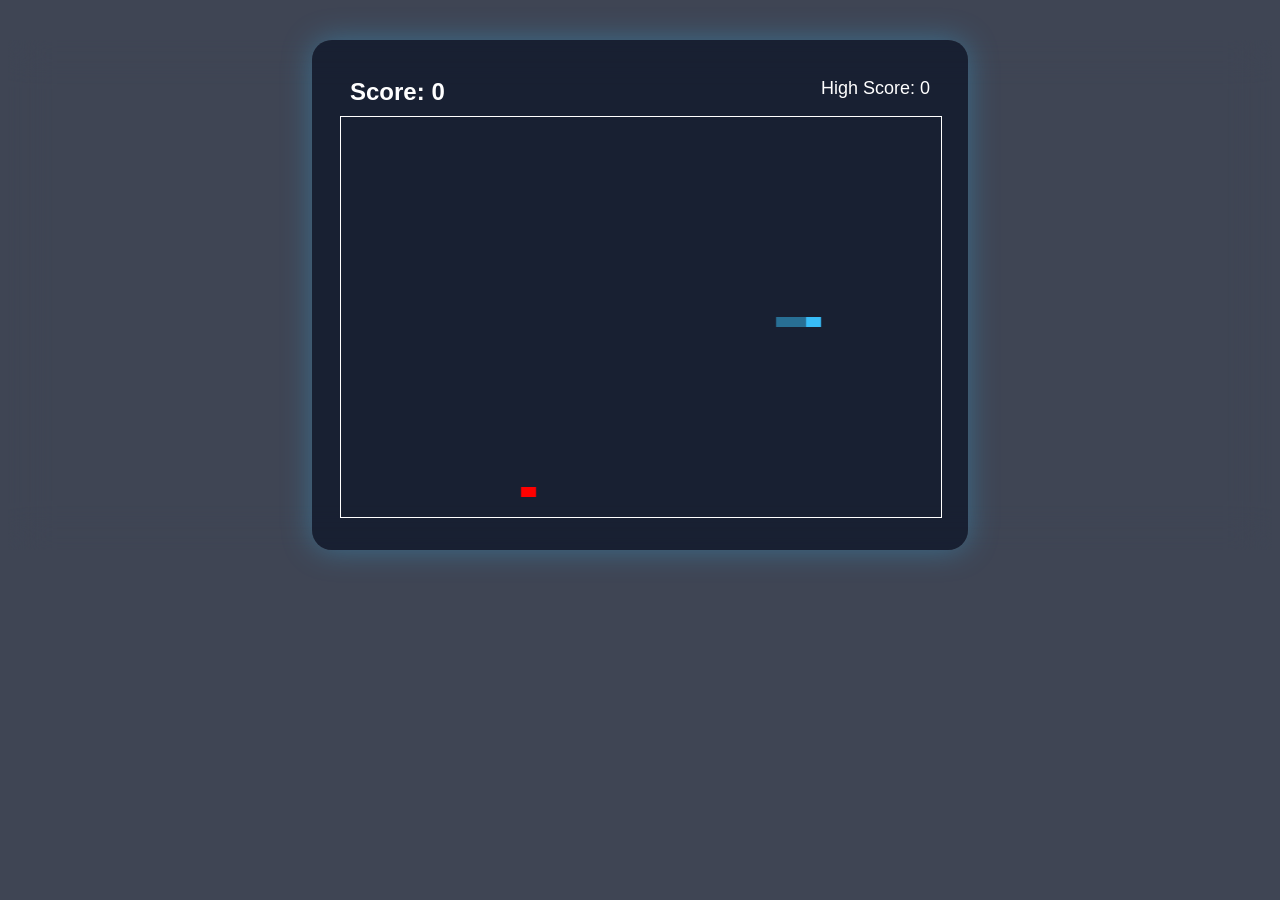
<file: public/game_snake.html>
<!DOCTYPE html>
<html lang="en">
<head>
    <meta charset="UTF-8">
    <meta name="viewport" content="width=device-width, initial-scale=1.0">
    <title>Snake Game</title>
    <style>
        body {
            background: rgba(15, 23, 42, 0.8);
            backdrop-filter: blur(20px);
            font-family: 'Inter', sans-serif;
        }
        .game-container {
            max-width: 600px;
            padding: 28px;
            border-radius: 20px;
            margin: 40px auto;
            background: rgba(15, 23, 42, 0.8);
            backdrop-filter: blur(20px);
            box-shadow: 0 0 30px rgba(56, 189, 248, 0.35);
        }
        .game-canvas {
            width: 100%;
            height: 400px;
            border: 1px solid #fff;
        }
        .hud {
            display: flex;
            justify-content: space-between;
            padding: 10px;
        }
        .score {
            font-size: 24px;
            font-weight: bold;
            color: #fff;
        }
        .high-score {
            font-size: 18px;
            color: #fff;
        }
    </style>
</head>
<body>
    <div class="game-container">
        <div class="hud">
            <span class="score">Score: <span id="score">0</span></span>
            <span class="high-score">High Score: <span id="high-score">0</span></span>
        </div>
        <canvas class="game-canvas" id="game-canvas" width="400" height="400"></canvas>
        <div class="game-over" id="game-over" style="display: none;">
            <h2>Game Over!</h2>
            <button id="replay-button">Replay</button>
        </div>
    </div>
    <script>
        const canvas = document.getElementById('game-canvas');
        const ctx = canvas.getContext('2d');
        const scoreElement = document.getElementById('score');
        const highScoreElement = document.getElementById('high-score');
        const gameOverElement = document.getElementById('game-over');
        const replayButton = document.getElementById('replay-button');
        let score = 0;
        let highScore = localStorage.getItem('highScore') || 0;
        let snake = [
            { x: 200, y: 200 },
            { x: 190, y: 200 },
            { x: 180, y: 200 }
        ];
        let direction = 'right';
        let food = { x: Math.floor(Math.random() * 40) * 10, y: Math.floor(Math.random() * 40) * 10 };
        let intervalId;
        function drawSnake() {
            ctx.clearRect(0, 0, canvas.width, canvas.height);
            snake.forEach((segment, index) => {
                ctx.fillStyle = index === 0 ? 'rgba(56, 189, 248, 1)' : 'rgba(56, 189, 248, 0.5)';
                ctx.fillRect(segment.x, segment.y, 10, 10);
            });
            ctx.fillStyle = 'rgba(255, 0, 0, 1)';
            ctx.fillRect(food.x, food.y, 10, 10);
        }
        function updateSnake() {
            const head = snake[0];
            let newHead;
            switch (direction) {
                case 'right':
                    newHead = { x: head.x + 10, y: head.y };
                    break;
                case 'left':
                    newHead = { x: head.x - 10, y: head.y };
                    break;
                case 'up':
                    newHead = { x: head.x, y: head.y - 10 };
                    break;
                case 'down':
                    newHead = { x: head.x, y: head.y + 10 };
                    break;
            }
            snake.unshift(newHead);
            if (snake[0].x === food.x && snake[0].y === food.y) {
                score++;
                scoreElement.textContent = score;
                food = { x: Math.floor(Math.random() * 40) * 10, y: Math.floor(Math.random() * 40) * 10 };
            } else {
                snake.pop();
            }
            if (snake[0].x < 0 || snake[0].x >= canvas.width || snake[0].y < 0 || snake[0].y >= canvas.height || snake.slice(1).some((segment) => segment.x === snake[0].x && segment.y === snake[0].y)) {
                clearInterval(intervalId);
                gameOverElement.style.display = 'block';
                if (score > highScore) {
                    highScore = score;
                    localStorage.setItem('highScore', highScore);
                    highScoreElement.textContent = highScore;
                }
            }
        }
        function startGame() {
            intervalId = setInterval(() => {
                updateSnake();
                drawSnake();
            }, 100);
        }
        document.addEventListener('keydown', (event) => {
            switch (event.key) {
                case 'ArrowUp':
                    if (direction !== 'down') direction = 'up';
                    break;
                case 'ArrowDown':
                    if (direction !== 'up') direction = 'down';
                    break;
                case 'ArrowLeft':
                    if (direction !== 'right') direction = 'left';
                    break;
                case 'ArrowRight':
                    if (direction !== 'left') direction = 'right';
                    break;
            }
        });
        replayButton.addEventListener('click', () => {
            score = 0;
            scoreElement.textContent = score;
            snake = [
                { x: 200, y: 200 },
                { x: 190, y: 200 },
                { x: 180, y: 200 }
            ];
            direction = 'right';
            food = { x: Math.floor(Math.random() * 40) * 10, y: Math.floor(Math.random() * 40) * 10 };
            gameOverElement.style.display = 'none';
            startGame();
        });
        startGame();
    </script>
</body>
</html>
</file>
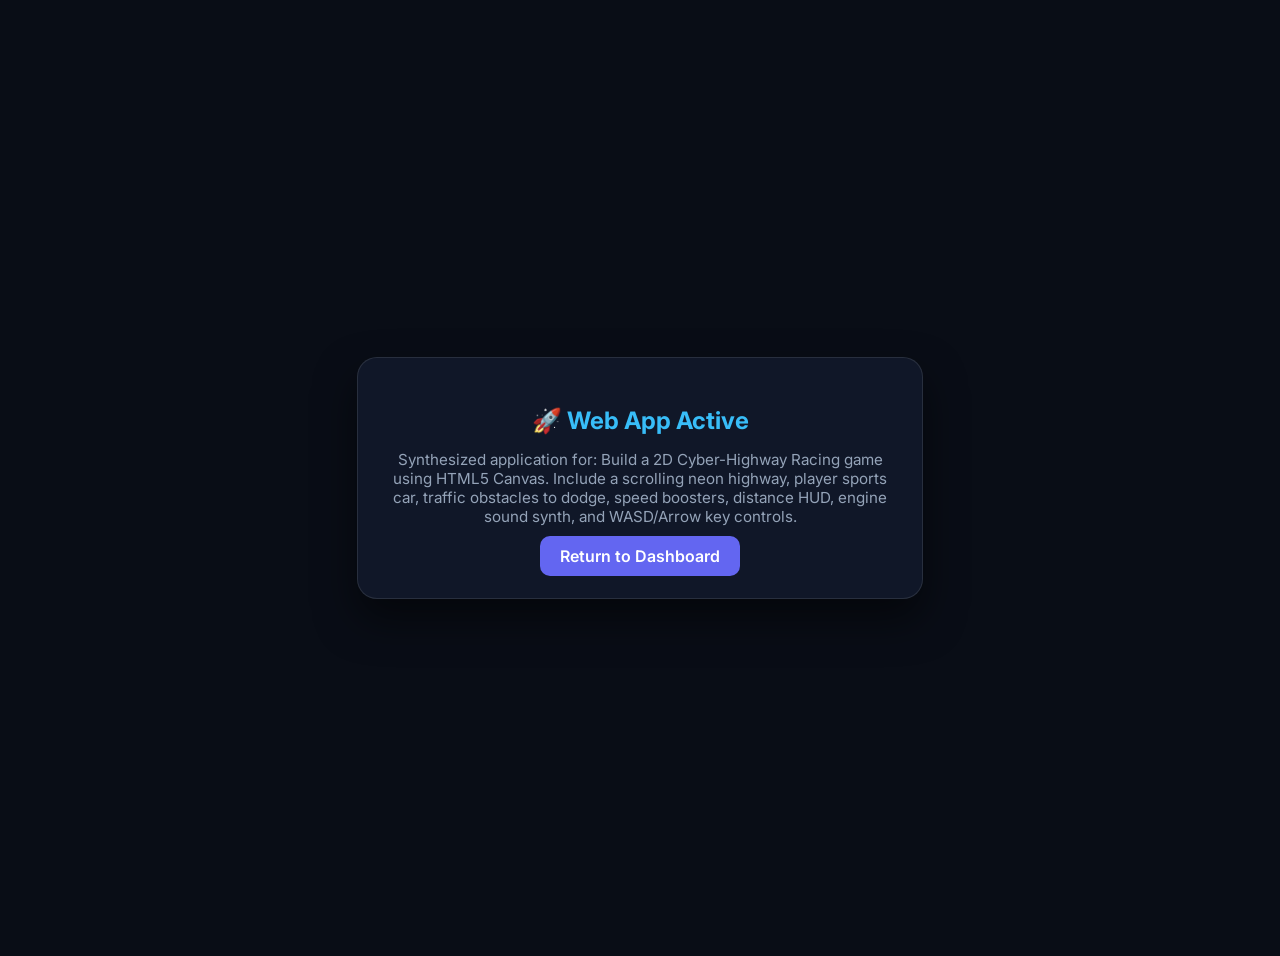
<file: public/generated_app.html>
<!DOCTYPE html>
<html lang="en">
<head>
    <meta charset="UTF-8">
    <meta name="viewport" content="width=device-width, initial-scale=1.0">
    <title>Generated Web App</title>
    <link href="https://fonts.googleapis.com/css2?family=Inter:wght@400;600;800&display=swap" rel="stylesheet">
    <style>
        body { background: #090d16; color: #f8fafc; font-family: 'Inter', sans-serif; min-height: 100vh; display: flex; justify-content: center; align-items: center; padding: 20px; }
        .card { background: rgba(18, 26, 44, 0.85); border: 1px solid rgba(255,255,255,0.1); border-radius: 20px; padding: 32px; max-width: 500px; width: 100%; text-align: center; box-shadow: 0 20px 40px rgba(0,0,0,0.5); }
        h1 { font-size: 1.5rem; color: #38bdf8; margin-bottom: 12px; }
        p { color: #94a3b8; font-size: 0.95rem; margin-bottom: 20px; }
        .btn { padding: 10px 20px; border-radius: 10px; background: #6366f1; color: white; text-decoration: none; font-weight: 600; border: none; cursor: pointer; }
    </style>
</head>
<body>
    <div class="card">
        <h1>🚀 Web App Active</h1>
        <p>Synthesized application for: Build a 2D Cyber-Highway Racing game using HTML5 Canvas. Include a scrolling neon highway, player sports car, traffic obstacles to dodge, speed boosters, distance HUD, engine sound synth, and WASD/Arrow key controls.</p>
        <a href="/" class="btn">Return to Dashboard</a>
    </div>
</body>
</html>
</file>
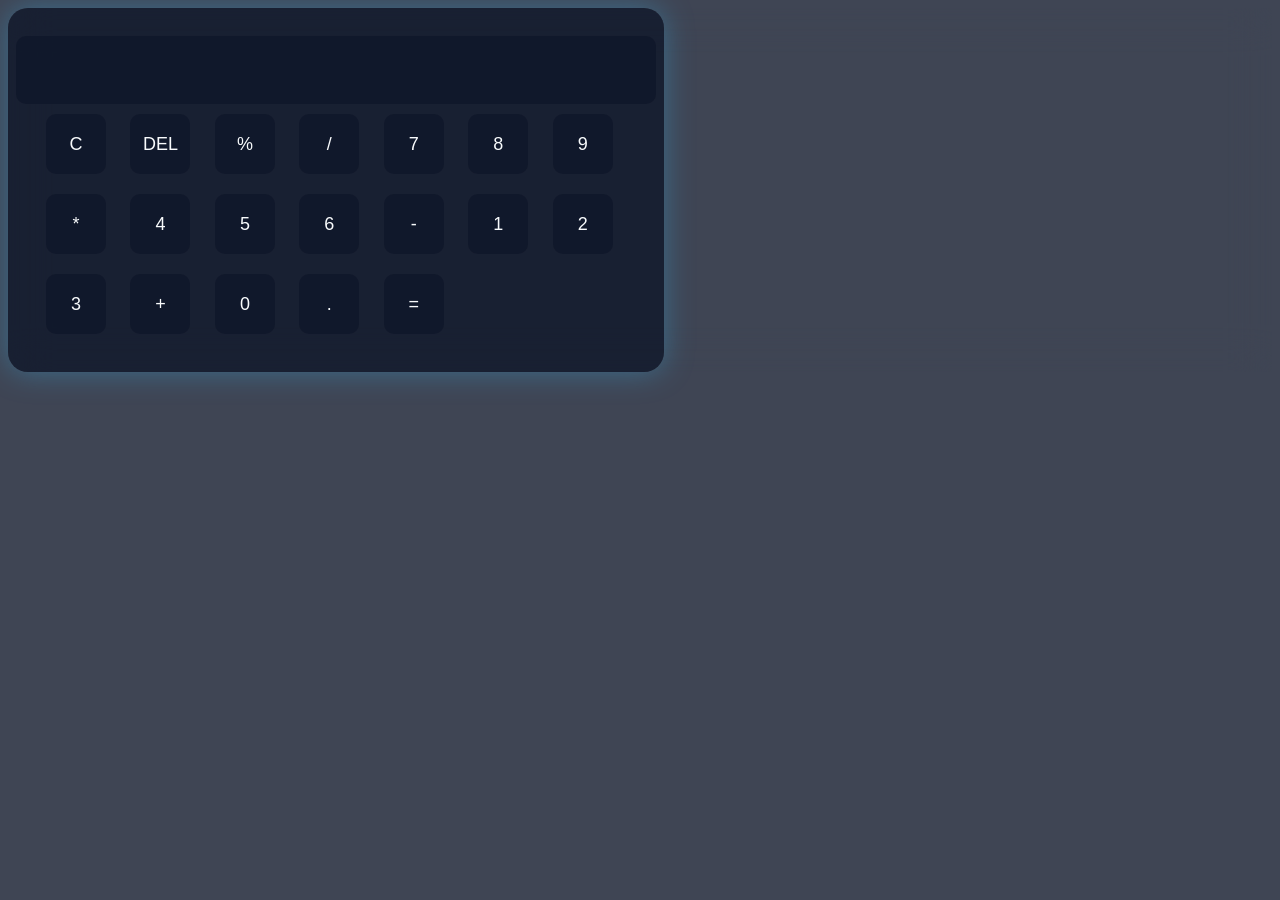
<file: public/sci_calci.html>
<!DOCTYPE html>
<html lang="en">
<head>
    <meta charset="UTF-8">
    <meta name="viewport" content="width=device-width, initial-scale=1.0">
    <title>Scientific Calculator</title>
    <style>
        body {
            background: rgba(15, 23, 42, 0.8);
            backdrop-filter: blur(20px);
            font-family: 'Inter', sans-serif;
        }
        .calculator {
            max-width: 600px;
            padding: 28px;
            border-radius: 20px;
            background: rgba(15, 23, 42, 0.8);
            box-shadow: 0 0 30px rgba(56, 189, 248, 0.35);
            display: flex;
            flex-direction: column;
            align-items: center;
        }
        .display {
            width: 100%;
            padding: 20px;
            border: none;
            border-radius: 10px;
            background: rgba(15, 23, 42, 0.8);
            color: #F8FAFC;
            font-size: 24px;
            text-align: right;
        }
        .button {
            width: 60px;
            height: 60px;
            margin: 10px;
            border: none;
            border-radius: 10px;
            background: rgba(15, 23, 42, 0.8);
            color: #F8FAFC;
            font-size: 18px;
            cursor: pointer;
        }
        .button:hover {
            box-shadow: 0 0 30px rgba(56, 189, 248, 0.35);
        }
    </style>
</head>
<body>
    <div class="calculator">
        <input type="text" id="display" class="display" disabled>
        <div class="buttons">
            <button class="button" onclick="clearDisplay()">C</button>
            <button class="button" onclick="backspace()">DEL</button>
            <button class="button" onclick="calculate('%')">%</button>
            <button class="button" onclick="calculate('/')">/</button>
            <button class="button" onclick="calculate('7')">7</button>
            <button class="button" onclick="calculate('8')">8</button>
            <button class="button" onclick="calculate('9')">9</button>
            <button class="button" onclick="calculate('*')">*</button>
            <button class="button" onclick="calculate('4')">4</button>
            <button class="button" onclick="calculate('5')">5</button>
            <button class="button" onclick="calculate('6')">6</button>
            <button class="button" onclick="calculate('-')">-</button>
            <button class="button" onclick="calculate('1')">1</button>
            <button class="button" onclick="calculate('2')">2</button>
            <button class="button" onclick="calculate('3')">3</button>
            <button class="button" onclick="calculate('+')">+</button>
            <button class="button" onclick="calculate('0')">0</button>
            <button class="button" onclick="calculate('.')">.</button>
            <button class="button" onclick="calculate('=')">=</button>
        </div>
    </div>
    <script>
        let display = document.getElementById('display');
        let currentNumber = '';
        let previousNumber = '';
        let operator = '';
        function calculate(value) {
            if (value === '=') {
                if (currentNumber !== '' && previousNumber !== '') {
                    let result = eval(previousNumber + operator + currentNumber);
                    display.value = result;
                    currentNumber = '';
                    previousNumber = '';
                    operator = '';
                }
            } else if (value === 'C') {
                display.value = '';
                currentNumber = '';
                previousNumber = '';
                operator = '';
            } else if (value === 'DEL') {
                if (currentNumber !== '') {
                    currentNumber = currentNumber.slice(0, -1);
                    display.value = currentNumber;
                }
            } else if (['+', '-', '*', '/', '%'].includes(value)) {
                if (currentNumber !== '') {
                    previousNumber = currentNumber;
                    operator = value;
                    currentNumber = '';
                    display.value = '';
                }
            } else {
                currentNumber += value;
                display.value = currentNumber;
            }
        }
        function clearDisplay() {
            display.value = '';
            currentNumber = '';
            previousNumber = '';
            operator = '';
        }
        function backspace() {
            if (currentNumber !== '') {
                currentNumber = currentNumber.slice(0, -1);
                display.value = currentNumber;
            }
        }
    </script>
</body>
</html>
</file>
<file: static/style.css>
:root {
    /* 1. Modern Blue (Professional) Palette */
    --bg-main: #FFFFFF;
    --bg-secondary: #F8FAFC;
    --card-bg: #FFFFFF;
    --border-subtle: #E2E8F0;
    --primary: #2563EB;
    --primary-hover: #1D4ED8;
    --primary-glow: rgba(37, 99, 235, 0.18);
    --secondary: #60A5FA;
    --accent: #06B6D4;
    --success: #22C55E;
    --warning: #F59E0B;
    --danger: #EF4444;
    --text-primary: #0F172A;
    --text-secondary: #334155;
    --text-muted: #64748B;
    --card-shadow: 0 4px 20px rgba(15, 23, 42, 0.08);
    --card-shadow-hover: 0 12px 30px rgba(37, 99, 235, 0.14);
    --input-bg: #F8FAFC;
    --console-bg: #F8FAFC;
    --console-border: #E2E8F0;
    --console-text: #0F172A;
    --log-info: #334155;
    --log-warning: #D97706;
    --log-error: #DC2626;
    --log-prefix: #2563EB;
}

[data-theme="dark"] {
    --bg-main: #0B0F19;
    --bg-secondary: #131B2E;
    --card-bg: #111827;
    --border-subtle: rgba(255, 255, 255, 0.1);
    --primary: #3B82F6;
    --primary-hover: #2563EB;
    --primary-glow: rgba(59, 130, 246, 0.35);
    --secondary: #60A5FA;
    --accent: #06B6D4;
    --success: #10B981;
    --warning: #F59E0B;
    --danger: #EF4444;
    --text-primary: #F8FAFC;
    --text-secondary: #94A3B8;
    --text-muted: #64748B;
    --card-shadow: 0 10px 30px rgba(0, 0, 0, 0.4);
    --card-shadow-hover: 0 15px 35px rgba(59, 130, 246, 0.2);
    --input-bg: rgba(0, 0, 0, 0.35);
    --console-bg: #080C14;
    --console-border: rgba(255, 255, 255, 0.1);
    --console-text: #F8FAFC;
    --log-info: #CBD5E1;
    --log-warning: #FBBF24;
    --log-error: #F87171;
    --log-prefix: #60A5FA;
}

* {
    box-sizing: border-box;
    margin: 0;
    padding: 0;
    font-family: 'Inter', system-ui, -apple-system, sans-serif;
}

/* Custom Scrollbar */
::-webkit-scrollbar {
    width: 8px;
    height: 8px;
}
::-webkit-scrollbar-track {
    background: var(--bg-secondary);
}
::-webkit-scrollbar-thumb {
    background: var(--border-subtle);
    border-radius: 4px;
}
::-webkit-scrollbar-thumb:hover {
    background: var(--text-muted);
}

body {
    background-color: var(--bg-main);
    background-image: 
        radial-gradient(circle at 10% 10%, rgba(37, 99, 235, 0.05) 0%, transparent 45%),
        radial-gradient(circle at 90% 90%, rgba(6, 182, 212, 0.05) 0%, transparent 45%);
    color: var(--text-primary);
    min-height: 100vh;
    padding-bottom: 40px;
    transition: background-color 0.3s ease, color 0.3s ease;
}

/* Header Navigation */
.app-header {
    display: flex;
    justify-content: space-between;
    align-items: center;
    padding: 16px 40px;
    background: var(--bg-main);
    backdrop-filter: blur(16px);
    border-bottom: 1px solid var(--border-subtle);
    position: sticky;
    top: 0;
    z-index: 100;
    transition: background-color 0.3s ease, border-color 0.3s ease;
}

.brand {
    display: flex;
    align-items: center;
    gap: 12px;
}

.brand-logo {
    font-size: 1.5rem;
    background: rgba(37, 99, 235, 0.1);
    padding: 6px 12px;
    border-radius: 12px;
    border: 1px solid var(--primary-glow);
    display: flex;
    align-items: center;
    justify-content: center;
}

.brand-text h1 {
    font-size: 1.3rem;
    font-weight: 800;
    letter-spacing: -0.5px;
    color: var(--text-primary);
}

.text-gradient {
    background: linear-gradient(135deg, var(--primary), var(--accent));
    -webkit-background-clip: text;
    -webkit-text-fill-color: transparent;
}

.header-actions {
    display: flex;
    align-items: center;
    gap: 12px;
}

/* Buttons & Controls */
.btn {
    padding: 10px 18px;
    border-radius: 10px;
    font-weight: 600;
    font-size: 0.88rem;
    cursor: pointer;
    transition: all 0.2s cubic-bezier(0.4, 0, 0.2, 1);
    display: inline-flex;
    align-items: center;
    gap: 8px;
    border: 1px solid transparent;
    user-select: none;
}

.btn-primary {
    background: linear-gradient(135deg, var(--primary), var(--primary-hover));
    color: #ffffff;
    box-shadow: 0 4px 14px var(--primary-glow);
}

.btn-primary:hover {
    box-shadow: 0 6px 20px rgba(37, 99, 235, 0.35);
    transform: translateY(-1px);
}

.btn-glass {
    background: var(--bg-secondary);
    border-color: var(--border-subtle);
    color: var(--text-primary);
}

.btn-glass:hover {
    background: var(--border-subtle);
    transform: translateY(-1px);
}

.btn-success {
    background: var(--success);
    color: #ffffff;
    box-shadow: 0 4px 14px rgba(34, 197, 94, 0.25);
}

.btn-success:hover {
    transform: translateY(-1px);
    box-shadow: 0 6px 18px rgba(34, 197, 94, 0.35);
}

.btn-danger {
    background: rgba(239, 68, 68, 0.1);
    border-color: rgba(239, 68, 68, 0.3);
    color: #DC2626;
}

.btn-danger:hover {
    background: rgba(239, 68, 68, 0.2);
}

/* Status Pill */
.status-pill {
    display: inline-flex;
    align-items: center;
    gap: 8px;
    padding: 6px 14px;
    border-radius: 20px;
    font-size: 0.8rem;
    font-weight: 600;
    border: 1px solid var(--border-subtle);
    background: var(--bg-secondary);
    color: var(--text-primary);
}

.status-dot {
    width: 8px;
    height: 8px;
    border-radius: 50%;
    background: var(--success);
    box-shadow: 0 0 10px var(--success);
}

/* App Layout & Hero */
.app-container {
    max-width: 1400px;
    margin: 0 auto;
    padding: 0 24px;
}

.hero-section {
    padding: 44px 0 32px;
    text-align: center;
    position: relative;
}

.hero-badge {
    display: inline-block;
    padding: 5px 16px;
    border-radius: 20px;
    background: rgba(37, 99, 235, 0.08);
    border: 1px solid var(--primary-glow);
    color: var(--primary);
    font-size: 0.82rem;
    font-weight: 700;
    margin-bottom: 16px;
}

.hero-title {
    font-size: 3rem;
    font-weight: 800;
    line-height: 1.15;
    margin-bottom: 14px;
    letter-spacing: -1px;
    color: var(--text-primary);
}

.hero-subtitle {
    font-size: 1.1rem;
    color: var(--text-secondary);
    max-width: 620px;
    margin: 0 auto 24px;
    line-height: 1.5;
}

/* Dashboard Grid */
.dashboard-grid {
    display: grid;
    grid-template-columns: 1fr 1.2fr;
    gap: 24px;
    margin-top: 10px;
}

@media (max-width: 1024px) {
    .dashboard-grid {
        grid-template-columns: 1fr;
    }
}

/* Cards */
.card {
    background: var(--card-bg);
    border: 1px solid var(--border-subtle);
    border-radius: 16px;
    padding: 24px;
    margin-bottom: 24px;
    box-shadow: var(--card-shadow);
    transition: box-shadow 0.3s ease, border-color 0.3s ease, background-color 0.3s ease;
}

.card:hover {
    box-shadow: var(--card-shadow-hover);
}

.card-header {
    display: flex;
    justify-content: space-between;
    align-items: center;
    margin-bottom: 18px;
}

.card-header h2 {
    font-size: 1.15rem;
    font-weight: 700;
    color: var(--text-primary);
}

.badge {
    font-size: 0.75rem;
    padding: 4px 10px;
    border-radius: 6px;
    font-weight: 600;
}

.badge-info { background: rgba(6, 182, 212, 0.12); color: var(--accent); }
.badge-success { background: rgba(34, 197, 94, 0.12); color: var(--success); }
.badge-warning { background: rgba(245, 158, 11, 0.15); color: #D97706; border: 1px solid rgba(245, 158, 11, 0.3); }
.badge-idle { background: var(--bg-secondary); color: var(--text-secondary); border: 1px solid var(--border-subtle); }

/* Inputs & Form */
.prompt-input {
    width: 100%;
    height: 110px;
    background: var(--input-bg);
    border: 1px solid var(--border-subtle);
    border-radius: 12px;
    padding: 14px;
    color: var(--text-primary);
    font-size: 0.95rem;
    resize: none;
    outline: none;
    transition: border-color 0.2s, box-shadow 0.2s;
}

.prompt-input:focus {
    border-color: var(--primary);
    box-shadow: 0 0 0 3px var(--primary-glow);
}

.prompt-footer {
    display: flex;
    justify-content: space-between;
    align-items: center;
    flex-wrap: wrap;
    gap: 14px;
    margin-top: 14px;
}

.sample-prompts {
    display: flex;
    align-items: center;
    flex-wrap: wrap;
    gap: 8px;
    flex: 1;
    min-width: 250px;
}

.sample-label {
    font-size: 0.8rem;
    color: var(--text-secondary);
    font-weight: 500;
}

.chip {
    padding: 6px 12px;
    border-radius: 8px;
    background: var(--bg-secondary);
    border: 1px solid var(--border-subtle);
    color: var(--text-secondary);
    font-size: 0.78rem;
    font-weight: 500;
    cursor: pointer;
    transition: all 0.2s ease;
}

.chip:hover {
    background: var(--border-subtle);
    color: var(--text-primary);
    transform: translateY(-1px);
}

#btn-submit-task {
    flex-shrink: 0;
    height: 42px;
    padding: 0 20px;
    white-space: nowrap;
}

/* Agent Topology Nodes */
.topology-grid {
    display: flex;
    flex-direction: column;
    gap: 6px;
}

.agent-node {
    display: flex;
    align-items: center;
    gap: 14px;
    padding: 12px 16px;
    background: var(--bg-secondary);
    border: 1px solid var(--border-subtle);
    border-radius: 12px;
    transition: all 0.3s cubic-bezier(0.4, 0, 0.2, 1);
}

.agent-node:hover {
    transform: translateX(4px);
    border-color: var(--primary);
}

.agent-node.active-node {
    border-color: var(--primary);
    background: rgba(37, 99, 235, 0.08);
    box-shadow: 0 0 15px var(--primary-glow);
}

.agent-node.completed-node {
    border-color: var(--success);
    background: rgba(34, 197, 94, 0.08);
}

.agent-node.waiting-node {
    border-color: var(--warning);
    background: rgba(245, 158, 11, 0.12);
    animation: pulse 1.5s infinite;
}

.node-connector {
    width: 2px;
    height: 12px;
    background: var(--border-subtle);
    margin: -2px auto;
}

@keyframes pulse {
    0% { opacity: 0.7; }
    50% { opacity: 1; }
    100% { opacity: 0.7; }
}

.node-icon { font-size: 1.3rem; }
.node-info h3 { font-size: 0.9rem; font-weight: 700; color: var(--text-primary); }
.node-info p { font-size: 0.75rem; color: var(--text-secondary); }

/* Diff Viewer & Terminal Console */
.diff-container {
    background: var(--console-bg);
    border: 1px solid var(--console-border);
    border-radius: 12px;
    padding: 16px;
    min-height: 220px;
    max-height: 380px;
    overflow-y: auto;
    font-family: 'JetBrains Mono', monospace;
    font-size: 0.85rem;
    white-space: pre-wrap;
    color: var(--console-text);
    transition: background-color 0.3s ease, border-color 0.3s ease, color 0.3s ease;
}

.diff-header { color: var(--accent); font-weight: bold; margin-bottom: 8px; }
.diff-addition { color: #16A34A; background: rgba(34, 197, 94, 0.12); }
.diff-deletion { color: #DC2626; background: rgba(239, 68, 68, 0.12); }

.metrics-row {
    display: grid;
    grid-template-columns: repeat(3, 1fr);
    gap: 12px;
    margin-bottom: 16px;
}

.metric-item {
    background: var(--bg-secondary);
    border: 1px solid var(--border-subtle);
    border-radius: 10px;
    padding: 10px;
    text-align: center;
}

.metric-label { font-size: 0.75rem; color: var(--text-secondary); display: block; }
.metric-value { font-size: 1.1rem; font-weight: 700; font-family: 'JetBrains Mono', monospace; color: var(--text-primary); }

.text-success { color: var(--success); }
.text-info { color: var(--accent); }
.text-primary { color: var(--primary); }

.approval-actions {
    display: flex;
    gap: 14px;
    margin-top: 16px;
}

/* Terminal Console */
.terminal-bar {
    display: flex;
    align-items: center;
    justify-content: space-between;
    padding-bottom: 12px;
    border-bottom: 1px solid var(--border-subtle);
    margin-bottom: 12px;
}

.term-dots { display: flex; gap: 6px; }
.dot { width: 10px; height: 10px; border-radius: 50%; }
.dot-red { background: #ef4444; }
.dot-yellow { background: #f59e0b; }
.dot-green { background: #22c55e; }

.terminal-title { font-size: 0.85rem; font-weight: 600; color: var(--text-secondary); }
.term-live-tag { font-size: 0.65rem; background: rgba(34, 197, 94, 0.15); color: var(--success); padding: 2px 6px; border-radius: 4px; font-weight: 700; }

.logs-console {
    background: var(--console-bg);
    border: 1px solid var(--console-border);
    border-radius: 10px;
    padding: 14px;
    height: 180px;
    overflow-y: auto;
    font-family: 'JetBrains Mono', monospace;
    font-size: 0.8rem;
    color: var(--console-text);
    transition: background-color 0.3s ease, border-color 0.3s ease, color 0.3s ease;
}

.log-entry { margin-bottom: 6px; }
.log-info { color: var(--log-info); }
.log-warning { color: var(--log-warning); }
.log-error { color: var(--log-error); }
.log-prefix { color: var(--log-prefix); font-weight: bold; }

.placeholder-text {
    color: var(--text-secondary);
    font-style: italic;
    text-align: center;
    padding: 40px 0;
}

/* Modals */
.modal-backdrop {
    position: fixed;
    top: 0;
    left: 0;
    width: 100%;
    height: 100%;
    background: rgba(30, 41, 59, 0.5);
    backdrop-filter: blur(8px);
    display: flex;
    justify-content: center;
    align-items: center;
    z-index: 1000;
}

.glass-modal {
    background: var(--card-bg);
    border: 1px solid var(--border-subtle);
    border-radius: 20px;
    width: 90%;
    max-width: 550px;
    padding: 24px;
    box-shadow: 0 20px 40px rgba(30, 41, 59, 0.15);
}

.modal-header {
    display: flex;
    justify-content: space-between;
    align-items: center;
    margin-bottom: 16px;
}

.btn-close {
    background: none;
    border: none;
    color: var(--text-secondary);
    cursor: pointer;
}

.btn-close:hover { color: var(--text-primary); }

/* Training Output Status Styling */
.training-status-box {
    margin-top: 10px;
    padding: 16px;
    border-radius: 12px;
    background: var(--bg-secondary);
    border: 1px solid var(--border-subtle);
    box-shadow: 0 4px 12px rgba(0, 0, 0, 0.05);
    transition: all 0.3s ease;
}

.training-status-success {
    background: rgba(34, 197, 94, 0.08);
    border: 1px solid rgba(34, 197, 94, 0.3);
}

.training-status-loading {
    background: rgba(37, 99, 235, 0.08);
    border: 1px solid rgba(37, 99, 235, 0.3);
}

.training-status-error {
    background: rgba(239, 68, 68, 0.08);
    border: 1px solid rgba(239, 68, 68, 0.3);
}

.training-header {
    display: flex;
    align-items: center;
    gap: 8px;
    font-size: 0.95rem;
    font-weight: 700;
    color: var(--text-primary);
    margin-bottom: 12px;
}

.training-header.success {
    color: #15803d;
}

[data-theme="dark"] .training-header.success {
    color: #4ade80;
}

.training-header.error {
    color: #dc2626;
}

[data-theme="dark"] .training-header.error {
    color: #f87171;
}

.training-metric-grid {
    display: grid;
    grid-template-columns: repeat(auto-fit, minmax(120px, 1fr));
    gap: 10px;
    margin-bottom: 10px;
}

.metric-pill {
    background: var(--card-bg);
    border: 1px solid var(--border-subtle);
    border-radius: 8px;
    padding: 8px 12px;
    display: flex;
    flex-direction: column;
}

.metric-pill-label {
    font-size: 0.72rem;
    font-weight: 600;
    color: var(--text-muted);
    text-transform: uppercase;
    letter-spacing: 0.05em;
}

.metric-pill-value {
    font-size: 0.95rem;
    font-weight: 700;
    color: var(--text-primary);
    margin-top: 2px;
}

.checkpoint-box {
    background: var(--card-bg);
    border: 1px solid var(--border-subtle);
    border-radius: 6px;
    padding: 8px 10px;
    font-family: 'JetBrains Mono', monospace;
    font-size: 0.78rem;
    color: var(--text-secondary);
    word-break: break-all;
    display: flex;
    align-items: center;
    gap: 6px;
}


/* ===== RESULT BANNER ===== */
.result-banner {
    display: flex;
    align-items: center;
    gap: 16px;
    margin-top: 18px;
    padding: 18px 20px;
    background: linear-gradient(135deg, rgba(16, 185, 129, 0.12), rgba(37, 99, 235, 0.1));
    border: 1px solid rgba(16, 185, 129, 0.35);
    border-radius: 14px;
    animation: resultPulse 2s ease-in-out infinite;
}

@keyframes resultPulse {
    0%, 100% { box-shadow: 0 0 0 0 rgba(16, 185, 129, 0); }
    50% { box-shadow: 0 0 18px 3px rgba(16, 185, 129, 0.2); }
}

.result-banner-icon {
    font-size: 2rem;
    flex-shrink: 0;
}

.result-banner-text {
    flex: 1;
}

.result-banner-text strong {
    font-size: 1rem;
    font-weight: 700;
    color: var(--text-primary);
    display: block;
    margin-bottom: 2px;
}

.result-banner-text p {
    font-size: 0.82rem;
    color: var(--text-secondary);
    margin: 0;
}

.btn-result {
    background: linear-gradient(135deg, #10b981, #059669);
    color: #ffffff;
    border: none;
    padding: 12px 22px;
    border-radius: 10px;
    font-weight: 700;
    font-size: 0.9rem;
    cursor: pointer;
    white-space: nowrap;
    display: inline-flex;
    align-items: center;
    gap: 8px;
    box-shadow: 0 4px 16px rgba(16, 185, 129, 0.35);
    transition: all 0.2s ease;
}

.btn-result:hover {
    transform: translateY(-2px);
    box-shadow: 0 6px 22px rgba(16, 185, 129, 0.5);
}

/* ===== RESULT MODAL ===== */
.result-modal-box {
    background: var(--card-bg);
    border: 1px solid var(--border-subtle);
    border-radius: 20px;
    width: 95%;
    max-width: 820px;
    padding: 24px;
    box-shadow: 0 30px 60px rgba(0,0,0,0.25);
    display: flex;
    flex-direction: column;
    gap: 16px;
}

.result-iframe-wrap {
    border: 1px solid var(--border-subtle);
    border-radius: 12px;
    overflow: hidden;
    background: #030712;
}

.result-actions {
    display: flex;
    gap: 12px;
    justify-content: flex-end;
    flex-wrap: wrap;
    padding-top: 4px;
    border-top: 1px solid var(--border-subtle);
}

/* ===== PLAN BODY ===== */
.plan-body {
    font-size: 0.9rem;
    color: var(--text-secondary);
    line-height: 1.6;
}

.plan-summary {
    margin-bottom: 12px;
    padding: 10px 14px;
    background: var(--bg-secondary);
    border-radius: 8px;
    border-left: 3px solid var(--primary);
    color: var(--text-primary);
    font-size: 0.88rem;
}

.plan-list {
    list-style: none;
    padding: 0;
    display: flex;
    flex-direction: column;
    gap: 8px;
}

.plan-list li {
    padding: 10px 14px;
    background: var(--bg-secondary);
    border-radius: 8px;
    border: 1px solid var(--border-subtle);
    font-size: 0.84rem;
    counter-increment: item;
}

/* ===== BADGE DANGER ===== */
.badge-danger { background: rgba(239, 68, 68, 0.12); color: var(--danger); }

/* ===== BTN LG ===== */
.btn-lg {
    padding: 12px 22px;
    font-size: 0.95rem;
}

/* ===== STATUS VARIANTS ===== */
.status-running .status-dot { background: var(--warning); box-shadow: 0 0 10px var(--warning); animation: pulse 1s infinite; }
.status-waiting .status-dot { background: var(--warning); box-shadow: 0 0 10px var(--warning); animation: pulse 0.8s infinite; }
.status-ready .status-dot { background: var(--success); box-shadow: 0 0 10px var(--success); }

/* ===== HERO GLOW ===== */
.hero-glow {
    position: absolute;
    top: -60px;
    left: 50%;
    transform: translateX(-60%);
    width: 420px;
    height: 420px;
    background: radial-gradient(circle, rgba(37,99,235,0.08) 0%, transparent 70%);
    pointer-events: none;
    z-index: 0;
}

.hero-glow-2 {
    left: 60%;
    background: radial-gradient(circle, rgba(6,182,212,0.07) 0%, transparent 70%);
}

.hero-content {
    position: relative;
    z-index: 1;
}

.hero-actions {
    margin-top: 24px;
}

/* ===== EDIT & REFINE CONVERSATION STYLES ===== */
.modal-header-actions {
    display: flex;
    align-items: center;
    gap: 12px;
}

.view-mode-tabs {
    display: flex;
    background: var(--bg-secondary);
    border: 1px solid var(--border-subtle);
    border-radius: 10px;
    padding: 3px;
    gap: 4px;
}

.tab-btn {
    border: none;
    background: transparent;
    color: var(--text-secondary);
    font-size: 0.8rem;
    font-weight: 600;
    padding: 6px 14px;
    border-radius: 8px;
    cursor: pointer;
    transition: all 0.2s ease;
}

.tab-btn:hover {
    color: var(--text-primary);
}

.tab-btn.active {
    background: var(--primary);
    color: #ffffff;
    box-shadow: 0 2px 8px rgba(99, 102, 241, 0.4);
}

.result-editor-wrap {
    background: #0d1117;
    border: 1px solid rgba(56, 189, 248, 0.25);
    border-radius: 12px;
    display: flex;
    flex-direction: column;
    height: 420px;
    overflow: hidden;
    box-shadow: inset 0 0 20px rgba(0,0,0,0.5);
}

.editor-toolbar {
    display: flex;
    justify-content: space-between;
    align-items: center;
    padding: 8px 16px;
    background: #161b22;
    border-bottom: 1px solid rgba(255, 255, 255, 0.08);
}

.modal-code-editor {
    flex: 1;
    width: 100%;
    background: #030712;
    color: #f8fafc;
    font-family: 'Cascadia Code', 'Fira Code', Consolas, Monaco, monospace;
    font-size: 13.5px;
    line-height: 1.65;
    padding: 16px;
    border: none;
    resize: none;
    outline: none;
    white-space: pre;
    tab-size: 4;
}

.modal-refine-container, .refine-card {
    background: var(--bg-secondary);
    border: 1px solid var(--border-subtle);
    border-radius: 14px;
    padding: 14px 16px;
    display: flex;
    flex-direction: column;
    gap: 8px;
    box-shadow: 0 4px 16px rgba(0,0,0,0.05);
}

.refine-header {
    display: flex;
    align-items: center;
    justify-content: space-between;
    flex-wrap: wrap;
    gap: 8px;
}

.refine-badge {
    font-size: 0.78rem;
    font-weight: 700;
    padding: 3px 10px;
    background: rgba(99, 102, 241, 0.15);
    color: #818cf8;
    border: 1px solid rgba(99, 102, 241, 0.3);
    border-radius: 6px;
    display: inline-flex;
    align-items: center;
    gap: 5px;
}

.refine-input-row {
    display: flex;
    gap: 10px;
    align-items: center;
}

.refine-input {
    flex: 1;
    padding: 10px 14px;
    border-radius: 10px;
    border: 1px solid var(--border-subtle);
    background: var(--card-bg);
    color: var(--text-primary);
    font-size: 0.88rem;
    outline: none;
    transition: all 0.2s ease;
}

.refine-input:focus {
    border-color: var(--primary);
    box-shadow: 0 0 12px rgba(99, 102, 241, 0.25);
}

.btn-sm {
    padding: 5px 12px;
    font-size: 0.78rem;
}
</file>
